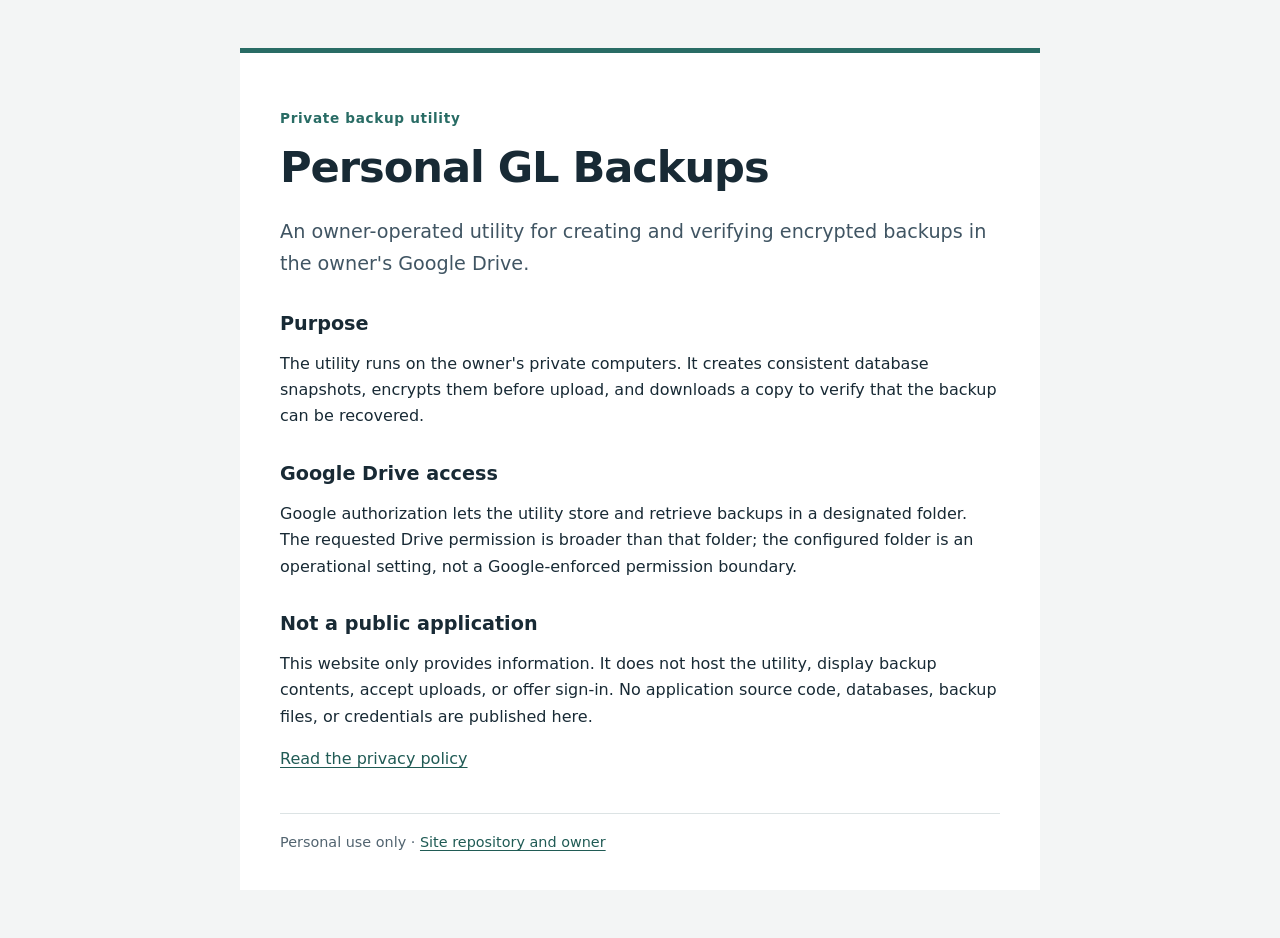
<file: index.html>
<!doctype html>
<html lang="en">
<head>
  <meta charset="utf-8">
  <meta name="viewport" content="width=device-width, initial-scale=1">
  <meta name="description" content="Information about a private, owner-operated encrypted backup utility.">
  <title>Personal GL Backups — About</title>
  <link rel="stylesheet" href="style.css">
</head>
<body>
  <main>
    <p class="eyebrow">Private backup utility</p>
    <h1>Personal GL Backups</h1>
    <p class="lead">An owner-operated utility for creating and verifying encrypted backups in the owner's Google Drive.</p>
    <h2>Purpose</h2>
    <p>The utility runs on the owner's private computers. It creates consistent database snapshots, encrypts them before upload, and downloads a copy to verify that the backup can be recovered.</p>
    <h2>Google Drive access</h2>
    <p>Google authorization lets the utility store and retrieve backups in a designated folder. The requested Drive permission is broader than that folder; the configured folder is an operational setting, not a Google-enforced permission boundary.</p>
    <h2>Not a public application</h2>
    <p>This website only provides information. It does not host the utility, display backup contents, accept uploads, or offer sign-in. No application source code, databases, backup files, or credentials are published here.</p>
    <p><a href="privacy.html">Read the privacy policy</a></p>
    <footer>Personal use only · <a href="https://github.com/colinlease/personal-backup-policy">Site repository and owner</a></footer>
  </main>
</body>
</html>
</file>
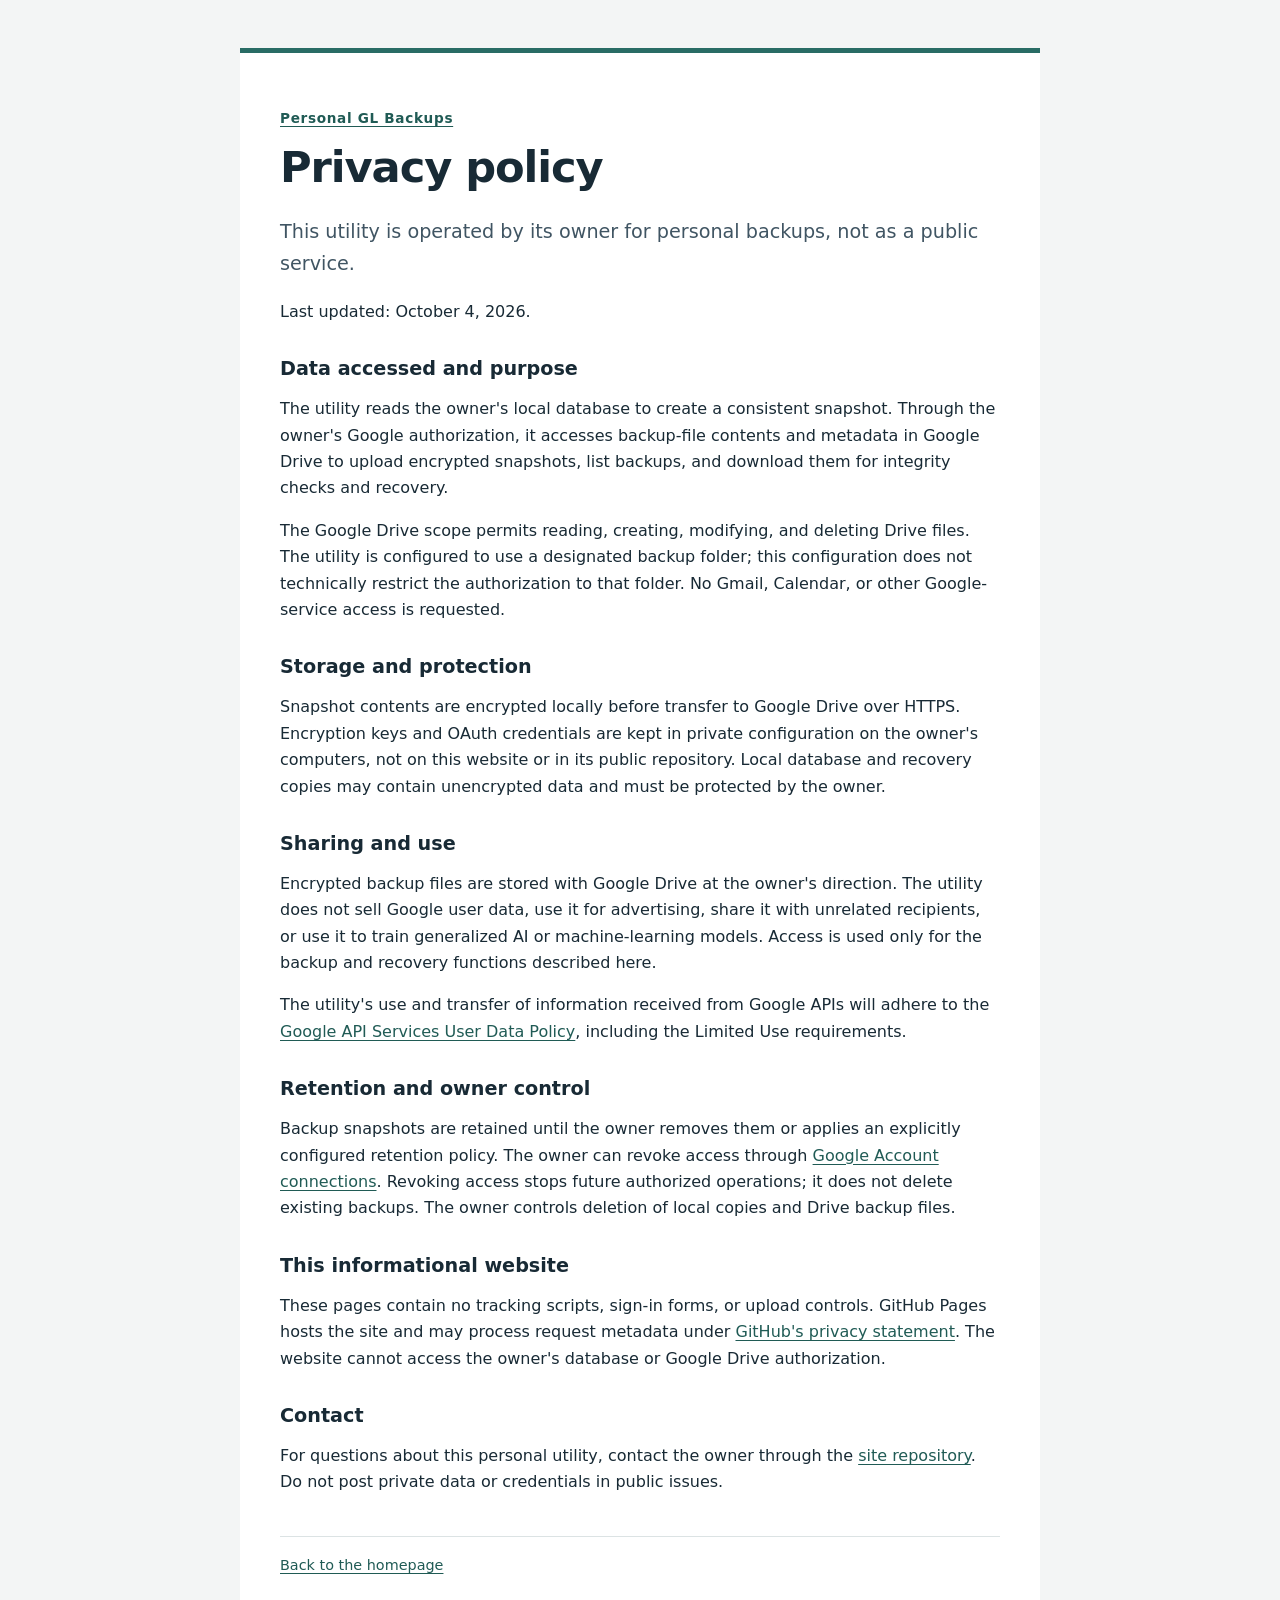
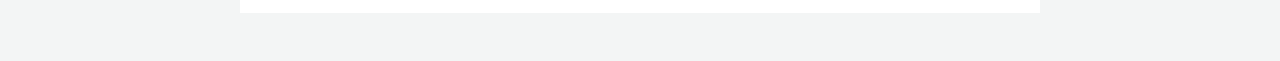
<file: privacy.html>
<!doctype html>
<html lang="en">
<head>
  <meta charset="utf-8">
  <meta name="viewport" content="width=device-width, initial-scale=1">
  <meta name="description" content="Privacy policy for the Personal GL Backups utility.">
  <title>Personal GL Backups — Privacy Policy</title>
  <link rel="stylesheet" href="style.css">
</head>
<body>
  <main>
    <p class="eyebrow"><a href="index.html">Personal GL Backups</a></p>
    <h1>Privacy policy</h1>
    <p class="lead">This utility is operated by its owner for personal backups, not as a public service.</p>
    <p>Last updated: October 4, 2026.</p>
    <h2>Data accessed and purpose</h2>
    <p>The utility reads the owner's local database to create a consistent snapshot. Through the owner's Google authorization, it accesses backup-file contents and metadata in Google Drive to upload encrypted snapshots, list backups, and download them for integrity checks and recovery.</p>
    <p>The Google Drive scope permits reading, creating, modifying, and deleting Drive files. The utility is configured to use a designated backup folder; this configuration does not technically restrict the authorization to that folder. No Gmail, Calendar, or other Google-service access is requested.</p>
    <h2>Storage and protection</h2>
    <p>Snapshot contents are encrypted locally before transfer to Google Drive over HTTPS. Encryption keys and OAuth credentials are kept in private configuration on the owner's computers, not on this website or in its public repository. Local database and recovery copies may contain unencrypted data and must be protected by the owner.</p>
    <h2>Sharing and use</h2>
    <p>Encrypted backup files are stored with Google Drive at the owner's direction. The utility does not sell Google user data, use it for advertising, share it with unrelated recipients, or use it to train generalized AI or machine-learning models. Access is used only for the backup and recovery functions described here.</p>
    <p>The utility's use and transfer of information received from Google APIs will adhere to the <a href="https://developers.google.com/terms/api-services-user-data-policy">Google API Services User Data Policy</a>, including the Limited Use requirements.</p>
    <h2>Retention and owner control</h2>
    <p>Backup snapshots are retained until the owner removes them or applies an explicitly configured retention policy. The owner can revoke access through <a href="https://myaccount.google.com/connections">Google Account connections</a>. Revoking access stops future authorized operations; it does not delete existing backups. The owner controls deletion of local copies and Drive backup files.</p>
    <h2>This informational website</h2>
    <p>These pages contain no tracking scripts, sign-in forms, or upload controls. GitHub Pages hosts the site and may process request metadata under <a href="https://docs.github.com/en/site-policy/privacy-policies/github-general-privacy-statement">GitHub's privacy statement</a>. The website cannot access the owner's database or Google Drive authorization.</p>
    <h2>Contact</h2>
    <p>For questions about this personal utility, contact the owner through the <a href="https://github.com/colinlease/personal-backup-policy">site repository</a>. Do not post private data or credentials in public issues.</p>
    <footer><a href="index.html">Back to the homepage</a></footer>
  </main>
</body>
</html>
</file>
<file: style.css>
:root { color-scheme: light; font-family: system-ui, -apple-system, BlinkMacSystemFont, "Segoe UI", sans-serif; color: #182a35; background: #f3f5f5; }
body { margin: 0; }
main { max-width: 720px; margin: 48px auto; padding: 40px; background: #fff; border-top: 5px solid #296c65; }
h1 { font-size: clamp(2rem, 5vw, 2.7rem); line-height: 1.15; margin: 0 0 24px; letter-spacing: -.025em; }
h2 { font-size: 1.2rem; margin-top: 32px; }
p { line-height: 1.65; }
.eyebrow { font-size: .85rem; color: #296c65; font-weight: 650; letter-spacing: .05em; }
.lead { font-size: 1.2rem; color: #405563; }
a { color: #205b55; text-underline-offset: 3px; }
a:focus-visible { outline: 3px solid #205b55; outline-offset: 4px; }
footer { margin-top: 40px; border-top: 1px solid #dce3e4; padding-top: 20px; font-size: .9rem; color: #526470; }
@media (max-width: 800px) { main { margin: 16px; padding: 24px; } }
</file>
